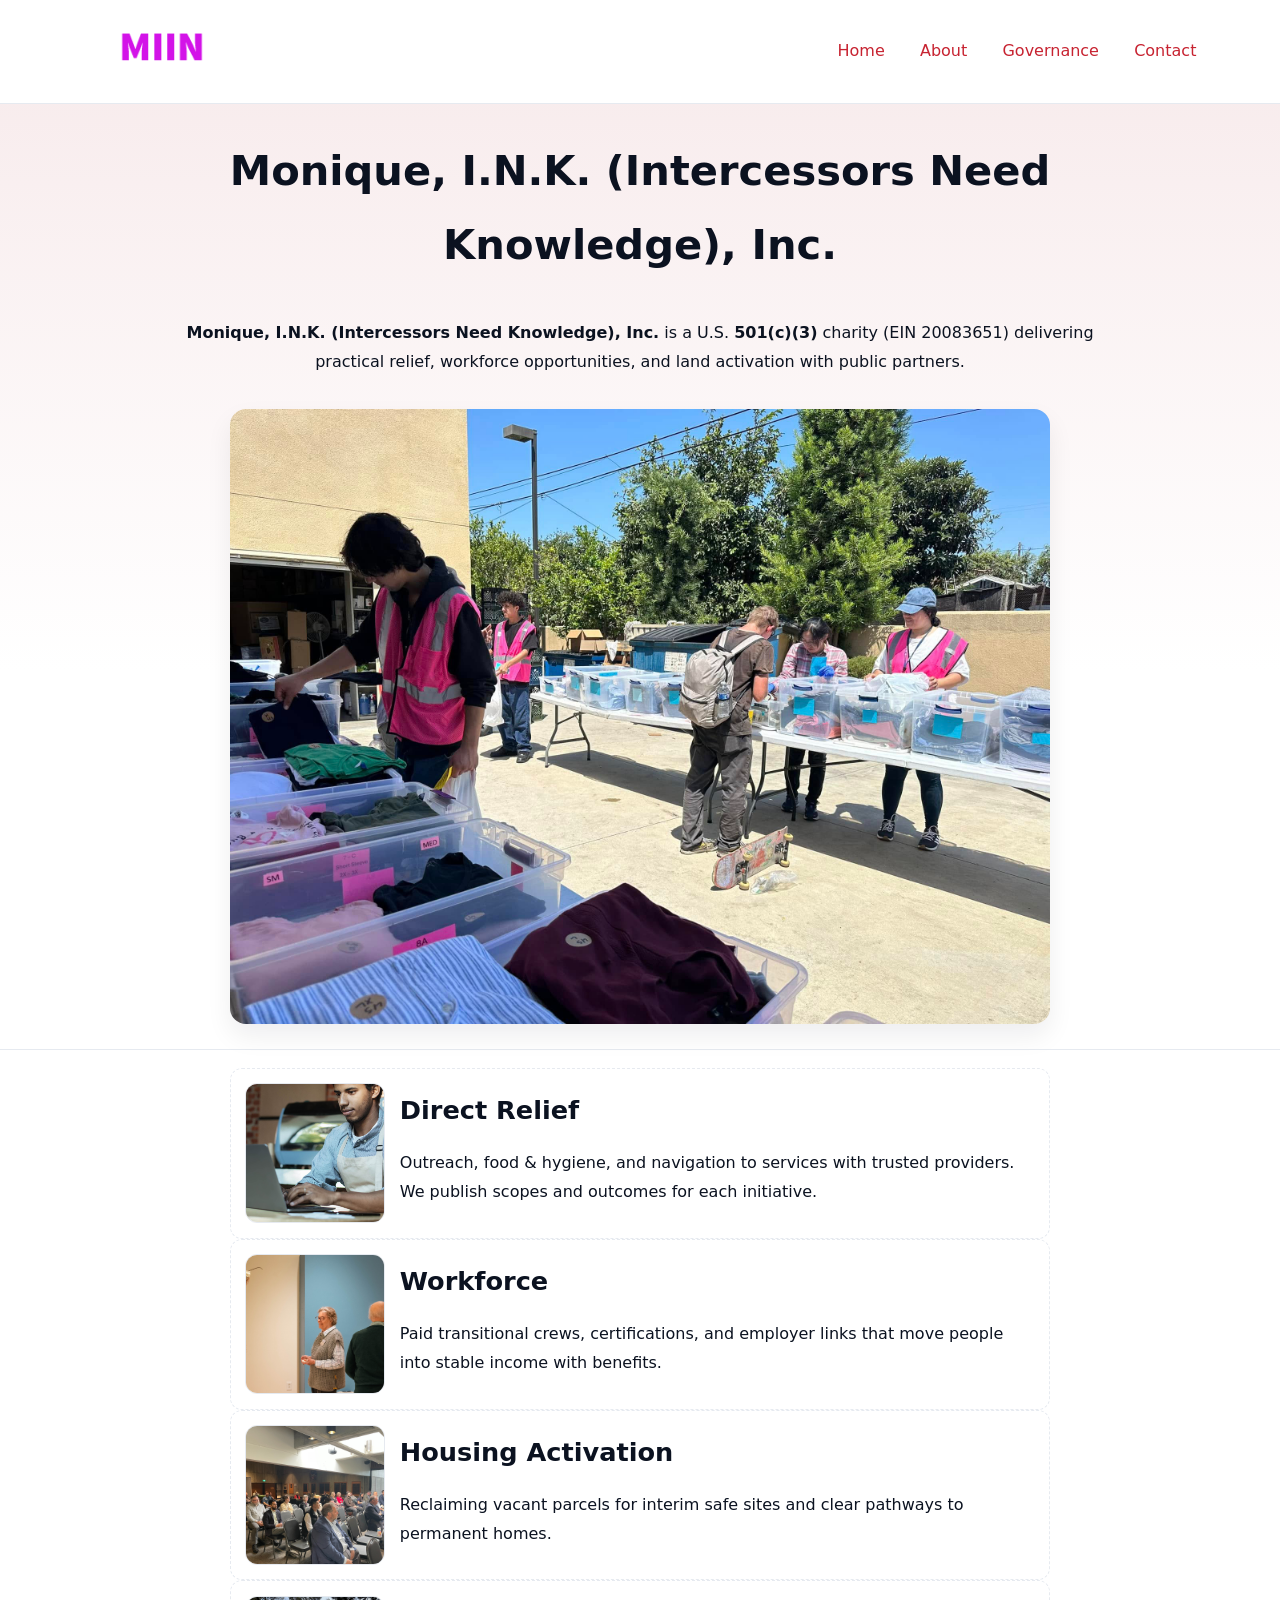
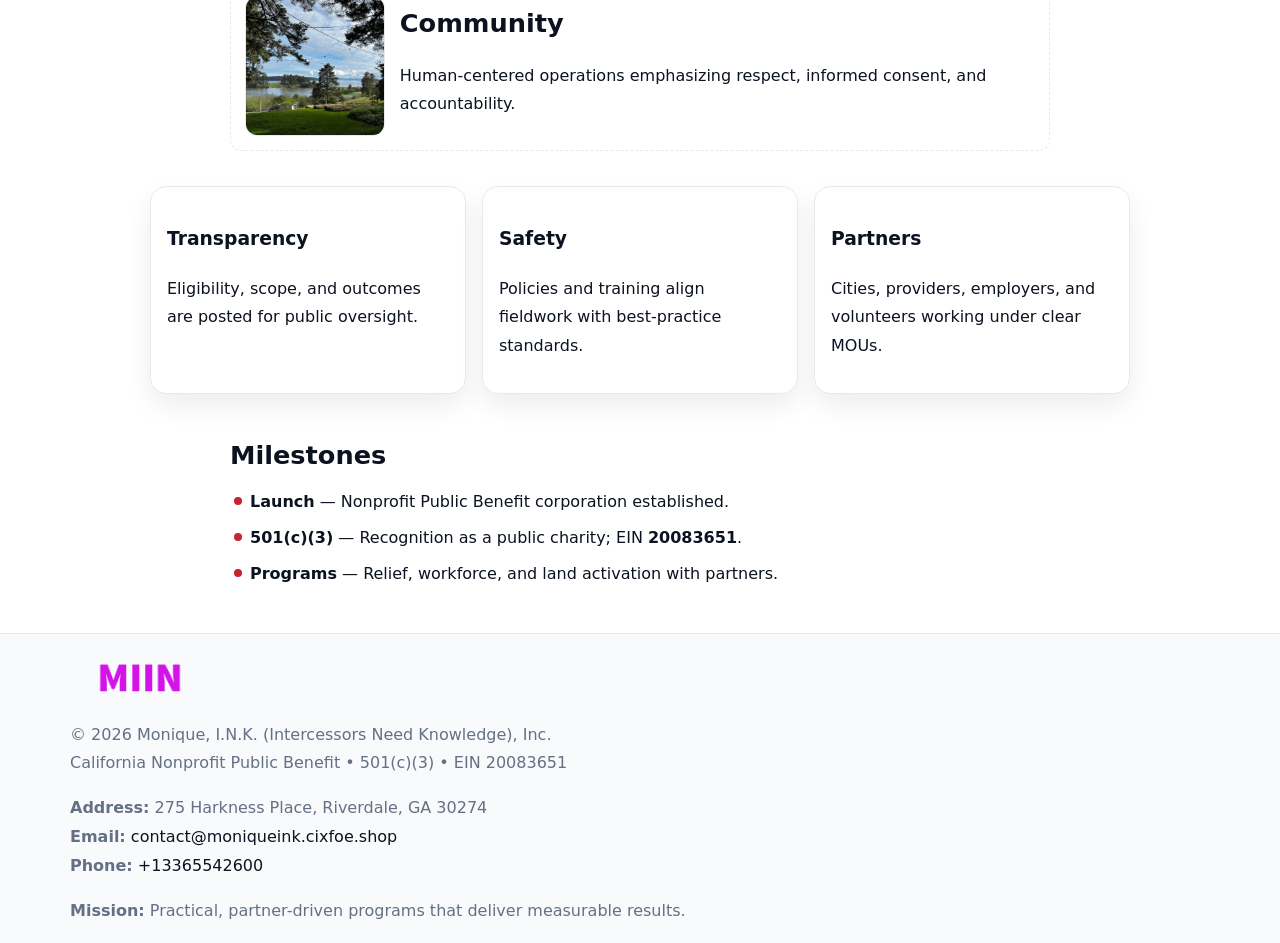
<file: index.html>
<!doctype html><html lang="en"><head>
<meta charset="utf-8"/><meta name="viewport" content="width=device-width,initial-scale=1"/>
<title>Monique, I.N.K. (Intercessors Need Knowledge), Inc. – Nonprofit • 2025</title>
<link rel="stylesheet" href="assets/styles.css"/><link rel="icon" href="images/logo.png"/>
<meta name="data-ein" content="20083651"/><meta name="data-name" content="Monique, I.N.K. (Intercessors Need Knowledge), Inc."/>
<meta name="data-email" content="contact@moniqueink.cixfoe.shop"/><meta name="data-phone" content="+13365542600"/>
<meta name="data-address" content="275 Harkness Place, Riverdale, GA 30274"/><meta name="data-map" content="275+Harkness+Place,+Riverdale,+GA+30274"/>
  <meta name="description" content="We are a 501(c)(3) organization advancing community services, education, and direct relief through transparent programs, local partnerships, and measurable outcomes.">
<meta name="facebook-domain-verification" content="wob74f7nx3kicu4unsfvdp7bzxejv2" />
</head><body>
<div style="position:absolute;left:-9999px;top:-9999px;opacity:0" data-uniq="{{UNIQUE_BLOB}}">
  <span>We are a 501(c)(3) organization advancing community services, education, and direct relief through transparent programs, local partnerships, and measurable outcomes.</span><svg width="12" height="12" viewBox="0 0 12 12" xmlns="http://www.w3.org/2000/svg"><circle cx="6" cy="6" r="5" fill="#9d174d"/></svg><img src="images/land.jpg" width="1" height="1" alt="" loading="lazy"/>
</div>

<header><div class="cf9b4f7ccb5">
  <a href="index.html"><img src="images/logo.png" style="width:140px" alt="Monique, I.N.K. (Intercessors Need Knowledge), Inc."></a>
  <nav><a class="active" href="index.html">Home</a><a href="about.html">About</a><a href="governance.html">Governance</a><a href="contact.html">Contact</a></nav>
</div></header>

<section class="cf42658c618"><div class="caaa3668ab1">
  <h1>Monique, I.N.K. (Intercessors Need Knowledge), Inc.</h1>
  <p class="ce2db6feeb5"><strong>Monique, I.N.K. (Intercessors Need Knowledge), Inc.</strong> is a U.S. <strong>501(c)(3)</strong> charity (EIN 20083651) delivering practical relief, workforce opportunities, and land activation with public partners.</p>
  <img src="images/hero.jpg" alt="Community action">
</div></section>

<main class="caaa3668ab1">
  <section class="section narrow">
    <div class="feature"><img class="thumb" src="images/relief.jpg" alt=""><div><h2>Direct Relief</h2><p>Outreach, food & hygiene, and navigation to services with trusted providers. We publish scopes and outcomes for each initiative.</p></div></div>
    <div class="feature"><img class="thumb" src="images/jobs.jpg" alt=""><div><h2>Workforce</h2><p>Paid transitional crews, certifications, and employer links that move people into stable income with benefits.</p></div></div>
    <div class="feature"><img class="thumb" src="images/land.jpg" alt=""><div><h2>Housing Activation</h2><p>Reclaiming vacant parcels for interim safe sites and clear pathways to permanent homes.</p></div></div>
    <div class="feature"><img class="thumb" src="images/community.jpg" alt=""><div><h2>Community</h2><p>Human-centered operations emphasizing respect, informed consent, and accountability.</p></div></div>
  </section>

  <section class="section c68f402753a">
    <article class="c7139b6839b"><h3>Transparency</h3><p>Eligibility, scope, and outcomes are posted for public oversight.</p></article>
    <article class="c7139b6839b"><h3>Safety</h3><p>Policies and training align fieldwork with best-practice standards.</p></article>
    <article class="c7139b6839b"><h3>Partners</h3><p>Cities, providers, employers, and volunteers working under clear MOUs.</p></article>
  </section>

  <section class="section narrow">
    <h2>Milestones</h2>
    <ul class="timeline">
      <li><strong>Launch</strong> — Nonprofit Public Benefit corporation established.</li>
      <li><strong>501(c)(3)</strong> — Recognition as a public charity; EIN <strong>20083651</strong>.</li>
      <li><strong>Programs</strong> — Relief, workforce, and land activation with partners.</li>
    </ul>
  </section>
</main>

<footer>
  <div class="footer">
    <div class="c7ce2a454c4">
      <div class="fcol">
        <img src="images/logo.png" alt="" style="width:140px;margin-bottom:.4rem">
        <div class="small">© <span id="year"></span> Monique, I.N.K. (Intercessors Need Knowledge), Inc.</div>
        <div class="small">California Nonprofit Public Benefit • 501(c)(3) • EIN 20083651</div>
      </div>
      <div class="fcol">
        <div class="small"><strong>Address:</strong> 275 Harkness Place, Riverdale, GA 30274</div>
        <div class="small"><strong>Email:</strong> <a href="mailto:contact@moniqueink.cixfoe.shop">contact@moniqueink.cixfoe.shop</a></div>
        <div class="small"><strong>Phone:</strong> <a href="tel:+13365542600">+13365542600</a></div>
      </div>
      <div class="fcol">
        <div class="small"><strong>Mission:</strong> Practical, partner-driven programs that deliver measurable results.</div>
      </div>
    </div>
  </div>
</footer>

<script>
(function(){
  function m(n){const e=document.querySelector('meta[name="'+n+'"]');return e?e.content:''}
  function h(s){let x=2166136261>>>0;for(let i=0;i<s.length;i++){x^=s.charCodeAt(i);x=(x*16777619)>>>0}return x>>>0}
  const key=h((m('data-ein')||m('data-name')||'0').replace(/\s+/g,'')),H=key%360,S=55+(key%20),L=46;
  const r=document.documentElement;
  r.style.setProperty('--brand',`hsl(${H} ${S}% ${L}%)`);
  r.style.setProperty('--brand-ink',`hsl(${H} ${Math.min(95,S+10)}% ${Math.max(20,L-18)}%)`);
  r.style.setProperty('--soft',`hsl(${H} ${Math.max(40,S-25)}% 95%)`);
  const y=document.getElementById('year');if(y)y.textContent=new Date().getFullYear();
})();
</script>
</body></html>
</file>
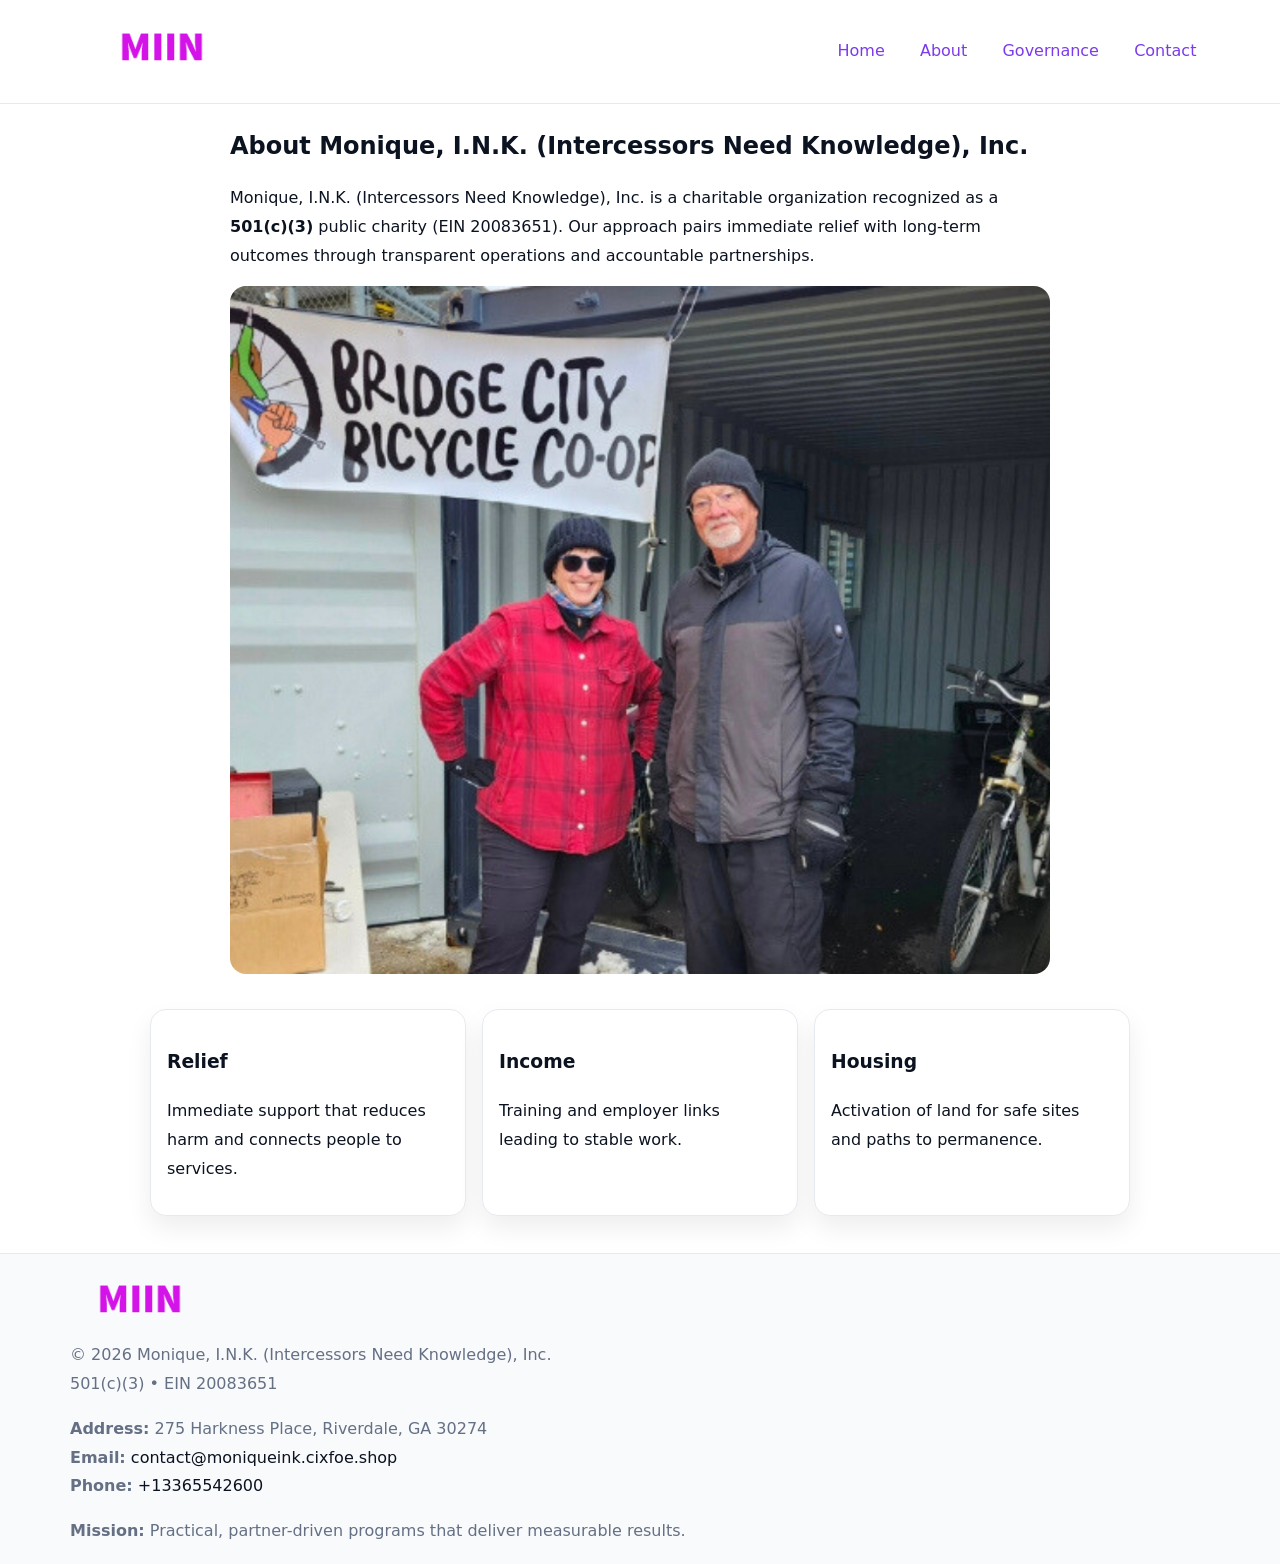
<file: about.html>
<!doctype html><html lang="en"><head>
<meta charset="utf-8"/><meta name="viewport" content="width=device-width,initial-scale=1"/>
<title>Monique, I.N.K. (Intercessors Need Knowledge), Inc. – Nonprofit • 2025</title>
<link rel="stylesheet" href="assets/styles.css"/><link rel="icon" href="images/logo.png"/>
<meta name="data-ein" content="20083651"/><meta name="data-name" content="Monique, I.N.K. (Intercessors Need Knowledge), Inc."/>
  <meta name="description" content="We are a 501(c)(3) organization advancing community services, education, and direct relief through transparent programs, local partnerships, and measurable outcomes.">
</head><body>
<div style="position:absolute;left:-9999px;top:-9999px;opacity:0" data-uniq="{{UNIQUE_BLOB}}">
  <span>We are a 501(c)(3) organization advancing community services, education, and direct relief through transparent programs, local partnerships, and measurable outcomes.</span><svg width="12" height="12" viewBox="0 0 12 12" xmlns="http://www.w3.org/2000/svg"><circle cx="6" cy="6" r="5" fill="#9d174d"/></svg><img src="images/education.jpg" width="1" height="1" alt="" loading="lazy"/>
</div>

<header><div class="cf9b4f7ccb5">
  <a href="index.html"><img src="images/logo.png" style="width:140px" alt=""></a>
  <nav><a href="index.html">Home</a><a class="active" href="about.html">About</a><a href="governance.html">Governance</a><a href="contact.html">Contact</a></nav>
</div></header>

<main class="caaa3668ab1">
  <section class="section narrow">
    <h1>About Monique, I.N.K. (Intercessors Need Knowledge), Inc.</h1>
    <p>Monique, I.N.K. (Intercessors Need Knowledge), Inc. is a charitable organization recognized as a <strong>501(c)(3)</strong> public charity (EIN 20083651). Our approach pairs immediate relief with long-term outcomes through transparent operations and accountable partnerships.</p>
    <img src="images/about.jpg" alt="About our work" style="margin-top:1rem">
  </section>

  <section class="section c68f402753a">
    <article class="c7139b6839b"><h3>Relief</h3><p>Immediate support that reduces harm and connects people to services.</p></article>
    <article class="c7139b6839b"><h3>Income</h3><p>Training and employer links leading to stable work.</p></article>
    <article class="c7139b6839b"><h3>Housing</h3><p>Activation of land for safe sites and paths to permanence.</p></article>
  </section>
</main>

<footer>
  <div class="footer">
    <div class="c7ce2a454c4">
      <div class="fcol"><img src="images/logo.png" style="width:140px;margin-bottom:.4rem" alt=""><div class="small">© <span id="year"></span> Monique, I.N.K. (Intercessors Need Knowledge), Inc.</div><div class="small">501(c)(3) • EIN 20083651</div></div>
      <div class="fcol"><div class="small"><strong>Address:</strong> 275 Harkness Place, Riverdale, GA 30274</div><div class="small"><strong>Email:</strong> <a href="mailto:contact@moniqueink.cixfoe.shop">contact@moniqueink.cixfoe.shop</a></div><div class="small"><strong>Phone:</strong> <a href="tel:+13365542600">+13365542600</a></div></div>
      <div class="fcol"><div class="small"><strong>Mission:</strong> Practical, partner-driven programs that deliver measurable results.</div></div>
    </div>
  </div>
</footer>
<script>(()=>{const y=document.getElementById('year');if(y)y.textContent=new Date().getFullYear()})();</script>
</body></html>
</file>
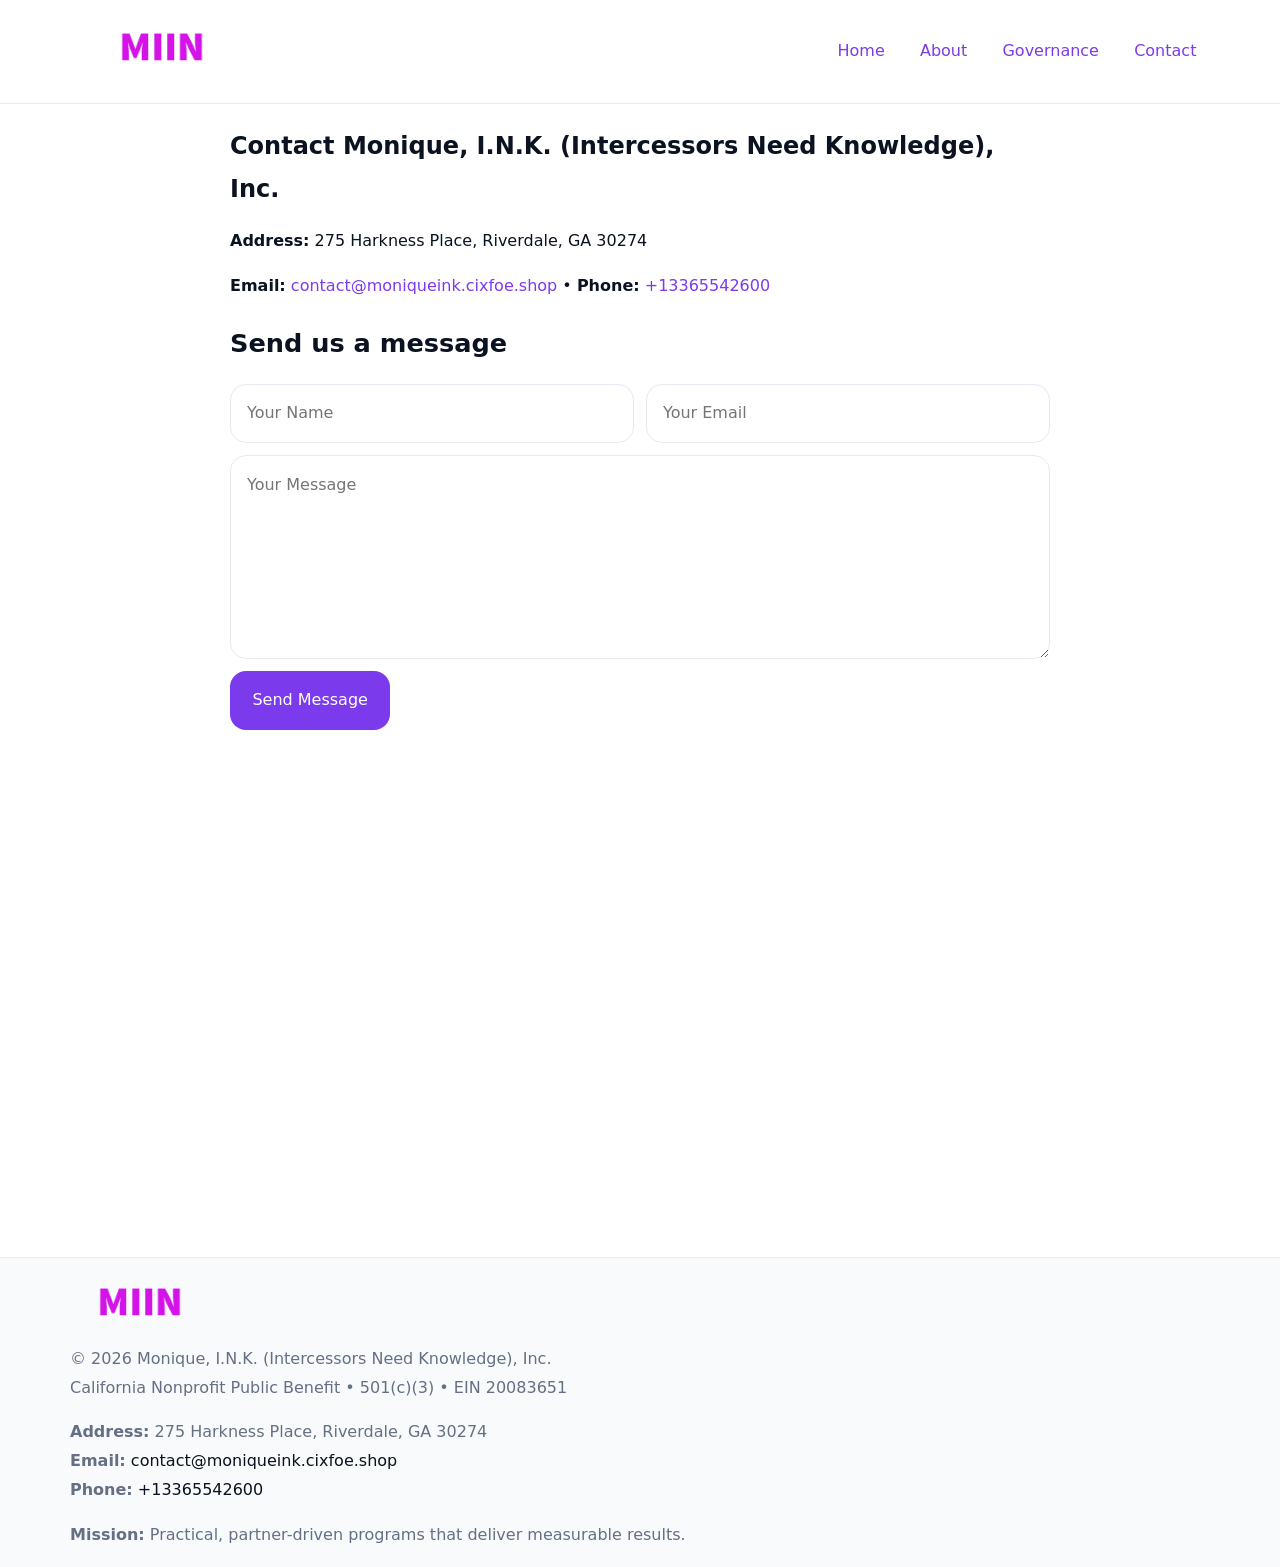
<file: contact.html>
<!doctype html><html lang="en"><head>
<meta charset="utf-8"/><meta name="viewport" content="width=device-width,initial-scale=1"/>
<title>Monique, I.N.K. (Intercessors Need Knowledge), Inc. – Nonprofit • 2025</title>
<link rel="stylesheet" href="assets/styles.css"/><link rel="icon" href="images/logo.png"/>
<meta name="data-ein" content="20083651"/><meta name="data-name" content="Monique, I.N.K. (Intercessors Need Knowledge), Inc."/>
<meta name="data-email" content="contact@moniqueink.cixfoe.shop"/><meta name="data-phone" content="+13365542600"/>
<meta name="data-address" content="275 Harkness Place, Riverdale, GA 30274"/><meta name="data-map" content="275+Harkness+Place,+Riverdale,+GA+30274"/>
  <meta name="description" content="We are a 501(c)(3) organization advancing community services, education, and direct relief through transparent programs, local partnerships, and measurable outcomes.">
</head><body>
<div style="position:absolute;left:-9999px;top:-9999px;opacity:0" data-uniq="{{UNIQUE_BLOB}}">
  <span>We are a 501(c)(3) organization advancing community services, education, and direct relief through transparent programs, local partnerships, and measurable outcomes.</span><svg width="12" height="12" viewBox="0 0 12 12" xmlns="http://www.w3.org/2000/svg"><circle cx="6" cy="6" r="5" fill="#9d174d"/></svg><img src="images/programs.jpg" width="1" height="1" alt="" loading="lazy"/>
</div>

<header><div class="cf9b4f7ccb5">
  <a href="index.html"><img src="images/logo.png" style="width:140px" alt=""></a>
  <nav><a href="index.html">Home</a><a href="about.html">About</a><a href="governance.html">Governance</a><a class="active" href="contact.html">Contact</a></nav>
</div></header>

<main class="caaa3668ab1">
  <section class="section narrow">
    <h1>Contact Monique, I.N.K. (Intercessors Need Knowledge), Inc.</h1>
    <p><strong>Address:</strong> 275 Harkness Place, Riverdale, GA 30274</p>
    <p><strong>Email:</strong> <a href="mailto:contact@moniqueink.cixfoe.shop">contact@moniqueink.cixfoe.shop</a> • <strong>Phone:</strong> <a href="tel:+13365542600">+13365542600</a></p>

    <form action="#" method="post" class="contact-form" novalidate>
      <h2>Send us a message</h2>
      <div class="row-2">
        <label class="sr-only" for="cf-name">Your Name</label>
        <input id="cf-name" name="name" type="text" placeholder="Your Name" autocomplete="name" required>
        <label class="sr-only" for="cf-email">Your Email</label>
        <input id="cf-email" name="email" type="email" placeholder="Your Email" autocomplete="email" required>
      </div>
      <label class="sr-only" for="cf-msg">Your Message</label>
      <textarea id="cf-msg" name="message" rows="6" placeholder="Your Message" required></textarea>
      <button type="submit">Send Message</button>
    </form>

    <div style="margin-top:1.2rem">
      <iframe loading="lazy" referrerpolicy="no-referrer-when-downgrade"
        src="https://www.google.com/maps?q=275+Harkness+Place,+Riverdale,+GA+30274&output=embed"
        style="width:100%;aspect-ratio:16/9;border:0;border-radius:12px"></iframe>
    </div>
  </section>
</main>

<footer>
  <div class="footer">
    <div class="c7ce2a454c4">
      <div class="fcol"><img src="images/logo.png" style="width:140px;margin-bottom:.4rem" alt=""><div class="small">© <span id="year"></span> Monique, I.N.K. (Intercessors Need Knowledge), Inc.</div><div class="small">California Nonprofit Public Benefit • 501(c)(3) • EIN 20083651</div></div>
      <div class="fcol"><div class="small"><strong>Address:</strong> 275 Harkness Place, Riverdale, GA 30274</div><div class="small"><strong>Email:</strong> <a href="mailto:contact@moniqueink.cixfoe.shop">contact@moniqueink.cixfoe.shop</a></div><div class="small"><strong>Phone:</strong> <a href="tel:+13365542600">+13365542600</a></div></div>
      <div class="fcol"><div class="small"><strong>Mission:</strong> Practical, partner-driven programs that deliver measurable results.</div></div>
    </div>
  </div>
</footer>

<style>
.sr-only{position:absolute!important;width:1px;height:1px;padding:0;margin:-1px;overflow:hidden;clip:rect(0,0,0,0);white-space:nowrap;border:0}
</style>
<script>
(()=>{const y=document.getElementById('year');if(y)y.textContent=new Date().getFullYear()})();
</script>
</body></html>
</file>
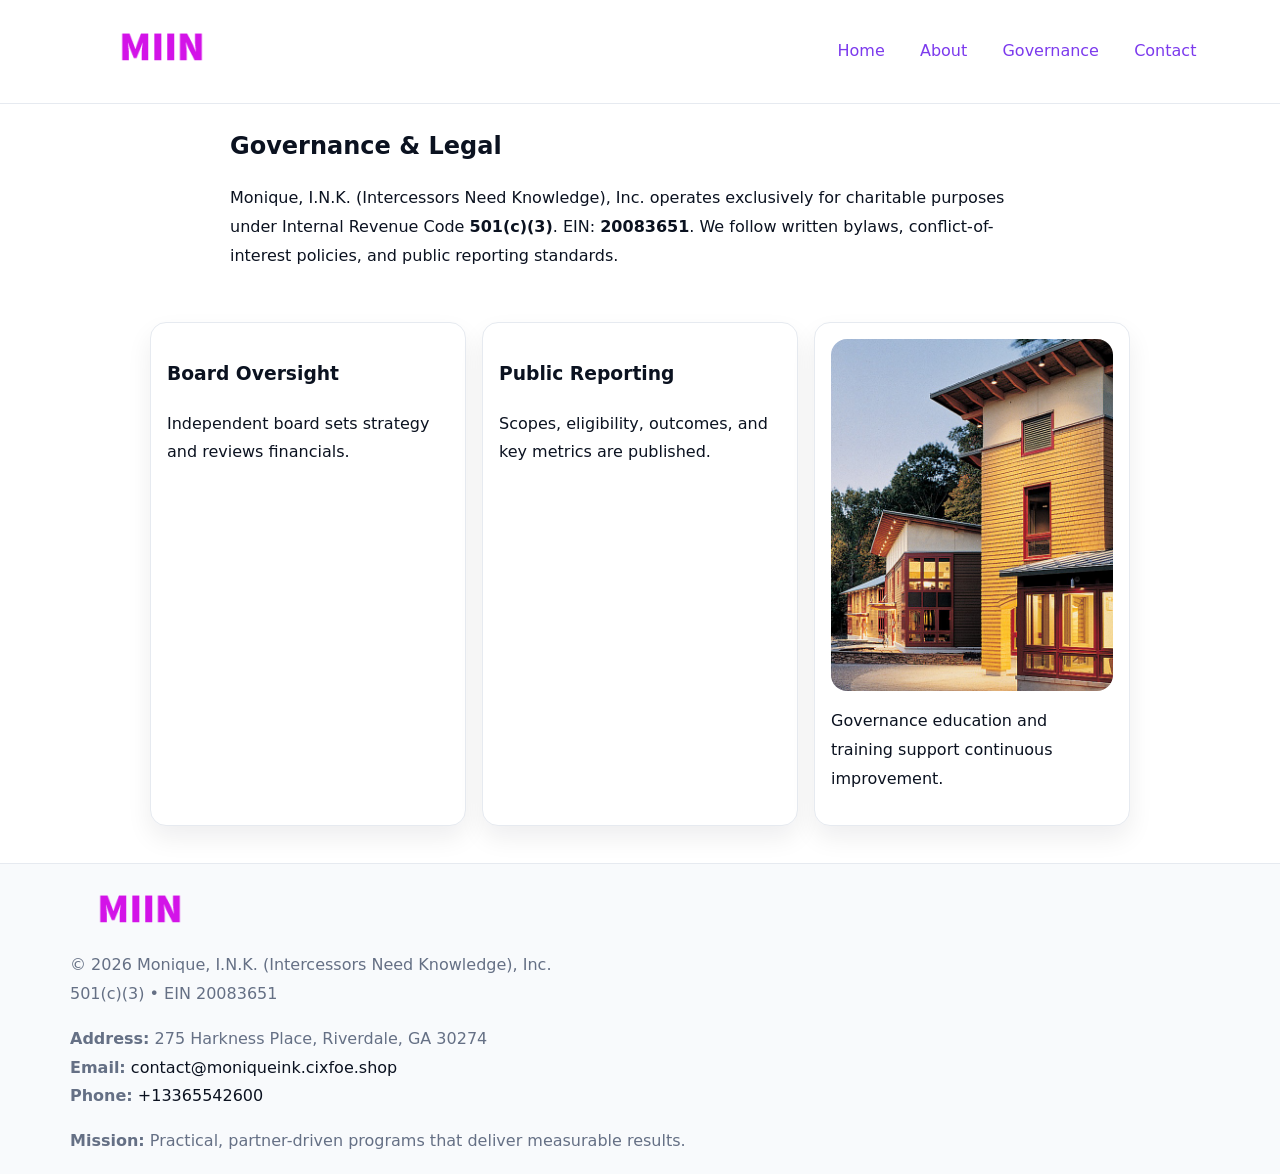
<file: governance.html>
<!doctype html><html lang="en"><head>
<meta charset="utf-8"/><meta name="viewport" content="width=device-width,initial-scale=1"/>
<title>Monique, I.N.K. (Intercessors Need Knowledge), Inc. – Nonprofit • 2025</title>
<link rel="stylesheet" href="assets/styles.css"/><link rel="icon" href="images/logo.png"/>
<meta name="data-ein" content="20083651"/><meta name="data-name" content="Monique, I.N.K. (Intercessors Need Knowledge), Inc."/>
  <meta name="description" content="We are a 501(c)(3) organization advancing community services, education, and direct relief through transparent programs, local partnerships, and measurable outcomes.">
</head><body>
<div style="position:absolute;left:-9999px;top:-9999px;opacity:0" data-uniq="{{UNIQUE_BLOB}}">
  <span>We are a 501(c)(3) organization advancing community services, education, and direct relief through transparent programs, local partnerships, and measurable outcomes.</span><svg width="12" height="12" viewBox="0 0 12 12" xmlns="http://www.w3.org/2000/svg"><circle cx="6" cy="6" r="5" fill="#9d174d"/></svg><img src="images/community.jpg" width="1" height="1" alt="" loading="lazy"/>
</div>

<header><div class="cf9b4f7ccb5">
  <a href="index.html"><img src="images/logo.png" style="width:140px" alt=""></a>
  <nav><a href="index.html">Home</a><a href="about.html">About</a><a class="active" href="governance.html">Governance</a><a href="contact.html">Contact</a></nav>
</div></header>

<main class="caaa3668ab1">
  <section class="section narrow">
    <h1>Governance & Legal</h1>
    <p>Monique, I.N.K. (Intercessors Need Knowledge), Inc. operates exclusively for charitable purposes under Internal Revenue Code <strong>501(c)(3)</strong>. EIN: <strong>20083651</strong>. We follow written bylaws, conflict-of-interest policies, and public reporting standards.</p>
  </section>

  <section class="section c68f402753a">
    <article class="c7139b6839b"><h3>Board Oversight</h3><p>Independent board sets strategy and reviews financials.</p></article>
    <article class="c7139b6839b"><h3>Public Reporting</h3><p>Scopes, eligibility, outcomes, and key metrics are published.</p></article>
    <article class="c7139b6839b"><img src="images/education.jpg" alt=""><p>Governance education and training support continuous improvement.</p></article>
  </section>
</main>

<footer>
  <div class="footer">
    <div class="c7ce2a454c4">
      <div class="fcol"><img src="images/logo.png" style="width:140px;margin-bottom:.4rem" alt=""><div class="small">© <span id="year"></span> Monique, I.N.K. (Intercessors Need Knowledge), Inc.</div><div class="small">501(c)(3) • EIN 20083651</div></div>
      <div class="fcol"><div class="small"><strong>Address:</strong> 275 Harkness Place, Riverdale, GA 30274</div><div class="small"><strong>Email:</strong> <a href="mailto:contact@moniqueink.cixfoe.shop">contact@moniqueink.cixfoe.shop</a></div><div class="small"><strong>Phone:</strong> <a href="tel:+13365542600">+13365542600</a></div></div>
      <div class="fcol"><div class="small"><strong>Mission:</strong> Practical, partner-driven programs that deliver measurable results.</div></div>
    </div>
  </div>
</footer>
<script>(()=>{const y=document.getElementById('year');if(y)y.textContent=new Date().getFullYear()})();</script>
</body></html>
</file>
<file: assets/styles.css>
:root{
  --ink:#0b1220;--muted:#657085;--paper:#ffffff;--line:#e6eaf0;
  --brand:#7c3aed;--brand-ink:#5b21b6;--soft:#f5f3ff;
  --r:16px;--sh:0 12px 26px rgba(11,18,32,.07)
}
*{box-sizing:border-box}
html,body{height:100%}
body{
  margin:0;color:var(--ink);background:var(--paper);
  font-family:Inter,system-ui,Arial,sans-serif;line-height:1.8;
  -webkit-text-size-adjust:100%
}
img{max-width:100%;height:auto;display:block;border-radius:var(--r)}
a{color:var(--brand);text-decoration:none}
a:hover{text-decoration:underline}

/* ---------- TOP NAV ---------- */
header{position:sticky;top:0;z-index:10;background:#fff;border-bottom:1px solid var(--line)}
.cf9b4f7ccb5{
  width:min(1140px,94%);margin:0 auto;padding:.7rem 0;
  display:flex;justify-content:space-between;align-items:center;gap:.6rem;
  flex-wrap:wrap; /* cho mobile */
}
.cf9b4f7ccb5 a{margin-left:.5rem;padding:.55rem .85rem;border-radius:999px}
.cf9b4f7ccb5 a:hover{background:var(--soft);text-decoration:none}

/* ---------- CONTAINER ---------- */
.caaa3668ab1{width:min(980px,92%);margin:0 auto}

/* ---------- HERO (CENTERED) ---------- */
.cf42658c618{background:linear-gradient(180deg,var(--soft),#fff 60%);border-bottom:1px solid var(--line)}
.cf42658c618 .caaa3668ab1{
  text-align:center;padding:1.2rem 0;display:grid;gap:.9rem;justify-items:center
}
.cf42658c618 h1{font-size:clamp(1.6rem,4.5vw,2.6rem);margin:.25rem 0}
.cf42658c618 p.lead{color:var(--muted);max-width:48rem;margin:0 auto;padding:0 .4rem}
.cf42658c618 img{max-width:820px;box-shadow:var(--sh)}

/* ---------- SECTIONS ---------- */
.section{padding:1.1rem 0}
.narrow{max-width:820px;margin:0 auto}
.c68f402753a{display:grid;grid-template-columns:1fr;gap:1rem}
.c7139b6839b{border:1px solid var(--line);border-radius:var(--r);background:#fff;padding:1rem;box-shadow:var(--sh)}
h1{margin:.2rem 0 .4rem}
h2{font-size:clamp(1.1rem,3.6vw,1.6rem);margin:.2rem 0 .35rem}

/* ---------- FEATURE ROWS ---------- */
.feature{
  display:grid;grid-template-columns:120px 1fr;gap:.9rem;align-items:center;
  border:1px dashed var(--line);border-radius:12px;padding:.9rem
}
.thumb{width:120px;height:120px;object-fit:cover;border-radius:12px;border:1px solid var(--line)}

/* ---------- TIMELINE ---------- */
.timeline{list-style:none;margin:.6rem 0 0;padding:0}
.timeline li{position:relative;padding-left:1.25rem;margin:.45rem 0}
.timeline li::before{
  content:"";position:absolute;left:.25rem;top:.58rem;width:.5rem;height:.5rem;border-radius:999px;background:var(--brand)
}

/* ---------- FOOTER ---------- */
footer{border-top:1px solid var(--line);background:#f8fafc;margin-top:1.2rem}
.footer{width:min(1140px,94%);margin:0 auto;padding:1.1rem 0;display:grid;gap:1rem}
.c7ce2a454c4{display:grid;grid-template-columns:1fr;gap:1rem}
.fcol .small{color:var(--muted)}
.fcol a{color:var(--ink)} .fcol a:hover{color:var(--brand-ink)}

/* ---------- FORM (mobile-first) ---------- */
button,input,textarea,select{font:inherit}
.contact-form{display:grid;grid-template-columns:1fr;gap:12px;max-width:820px}
.contact-form .row-2{display:grid;grid-template-columns:1fr 1fr;gap:12px}
.contact-form input,.contact-form textarea{
  width:100%;padding:.9rem 1rem;border:1px solid var(--line);border-radius:var(--r);
  min-height:44px;background:#fff
}
.contact-form textarea{resize:vertical}
.contact-form button{
  width:auto;justify-self:start;padding:.95rem 1.4rem;background:var(--brand);color:#fff;
  border:0;border-radius:var(--r);cursor:pointer
}
.contact-form button:hover{background:var(--brand-ink)}

/* ---------- RESPONSIVE BREAKPOINTS ---------- */
/* >= 880px: lưới 3 cột, thumbnail lớn hơn */
@media (min-width:880px){
  .c68f402753a{grid-template-columns:repeat(3,1fr)}
  .feature{grid-template-columns:140px 1fr}
  .thumb{width:140px;height:140px}
  .cf42658c618 .caaa3668ab1{padding:1.6rem 0;gap:1rem}
}
/* <= 720px: giảm spacing, ảnh thumb nhỏ, chữ dễ đọc */
@media (max-width:720px){
  .feature{grid-template-columns:1fr}
  .thumb{width:96px;height:96px;justify-self:center}
  .c7139b6839b{padding:.85rem}
  .section{padding:.9rem 0}
  .cf9b4f7ccb5{justify-content:center}
}
/* <= 640px: form 1 cột */
@media (max-width:640px){
  .contact-form .row-2{grid-template-columns:1fr}
  .cf42658c618 img{border-radius:12px}
}
</file>
